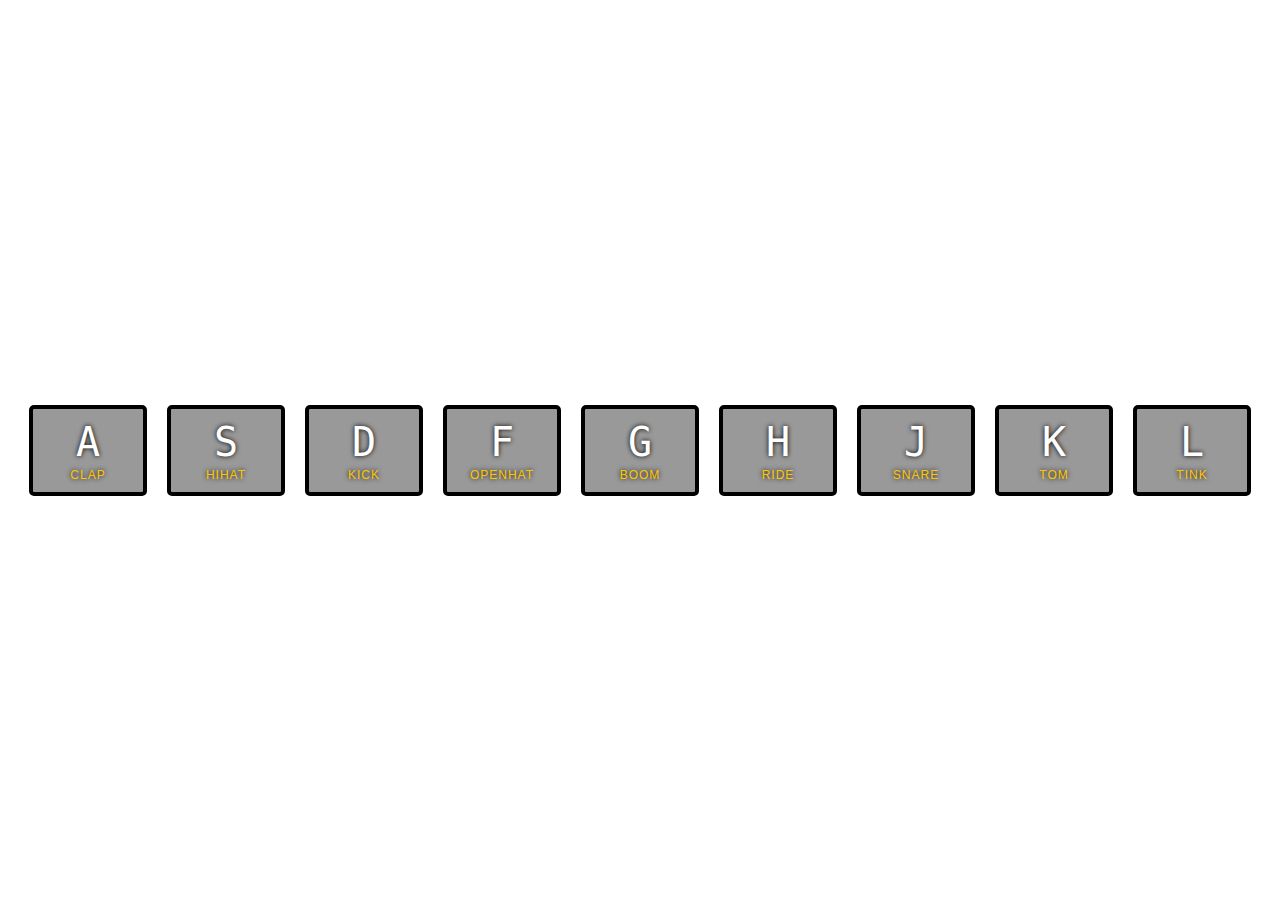
<file: 01 - js_drumKit/index.html>
<!DOCTYPE html>
<html lang="en">
<head>
    <meta charset="UTF-8">
    <meta name="viewport" content="width=device-width, initial-scale=1.0">
    <meta http-equiv="X-UA-Compatible" content="ie=edge">
    <link rel="stylesheet" href="style.css">
    <title>JS Drum Kit</title>
</head>
<body>
      <div class="keys">
        <div data-key="65" class="key">
            <kbd>A</kbd>
            <span class="sound">clap</span>
        </div>
        <div data-key="83" class="key">
            <kbd>S</kbd>
            <span class="sound">hihat</span>
        </div>
        <div data-key="68" class="key">
            <kbd>D</kbd>
            <span class="sound">kick</span>
        </div>
        <div data-key="70" class="key">
            <kbd>F</kbd>
            <span class="sound">openhat</span>
        </div>
        <div data-key="71" class="key">
            <kbd>G</kbd>
            <span class="sound">boom</span>
        </div>
        <div data-key="72" class="key">
            <kbd>H</kbd>
            <span class="sound">ride</span>
        </div>
        <div data-key="74" class="key">
            <kbd>J</kbd>
            <span class="sound">snare</span>
        </div>
        <div data-key="75" class="key">
            <kbd>K</kbd>
            <span class="sound">tom</span>
        </div>
        <div data-key="76" class="key">
            <kbd>L</kbd>
            <span class="sound">tink</span>
        </div>
    </div>

    <audio data-key="65" src="sounds/clap.wav"></audio>
    <audio data-key="83" src="sounds/hihat.wav"></audio>
    <audio data-key="68" src="sounds/kick.wav"></audio>
    <audio data-key="70" src="sounds/openhat.wav"></audio>
    <audio data-key="71" src="sounds/boom.wav"></audio>
    <audio data-key="72" src="sounds/ride.wav"></audio>
    <audio data-key="74" src="sounds/snare.wav"></audio>
    <audio data-key="75" src="sounds/tom.wav"></audio>
    <audio data-key="76" src="sounds/tink.wav"></audio>

<script>
  function removeTransition(e) {
    if (e.propertyName !== 'transform') return;
    e.target.classList.remove('playing');
  }

  function playSound(e) {
    const audio = document.querySelector(`audio[data-key="${e.keyCode}"]`);
    const key = document.querySelector(`div[data-key="${e.keyCode}"]`);
    if (!audio) return;

    key.classList.add('playing');
    audio.currentTime = 0;
    audio.play();
  }

  const keys = Array.from(document.querySelectorAll('.key'));
  keys.forEach(key => key.addEventListener('transitionend', removeTransition));
  window.addEventListener('keydown', playSound);
</script>
</body>
</html>
</file>
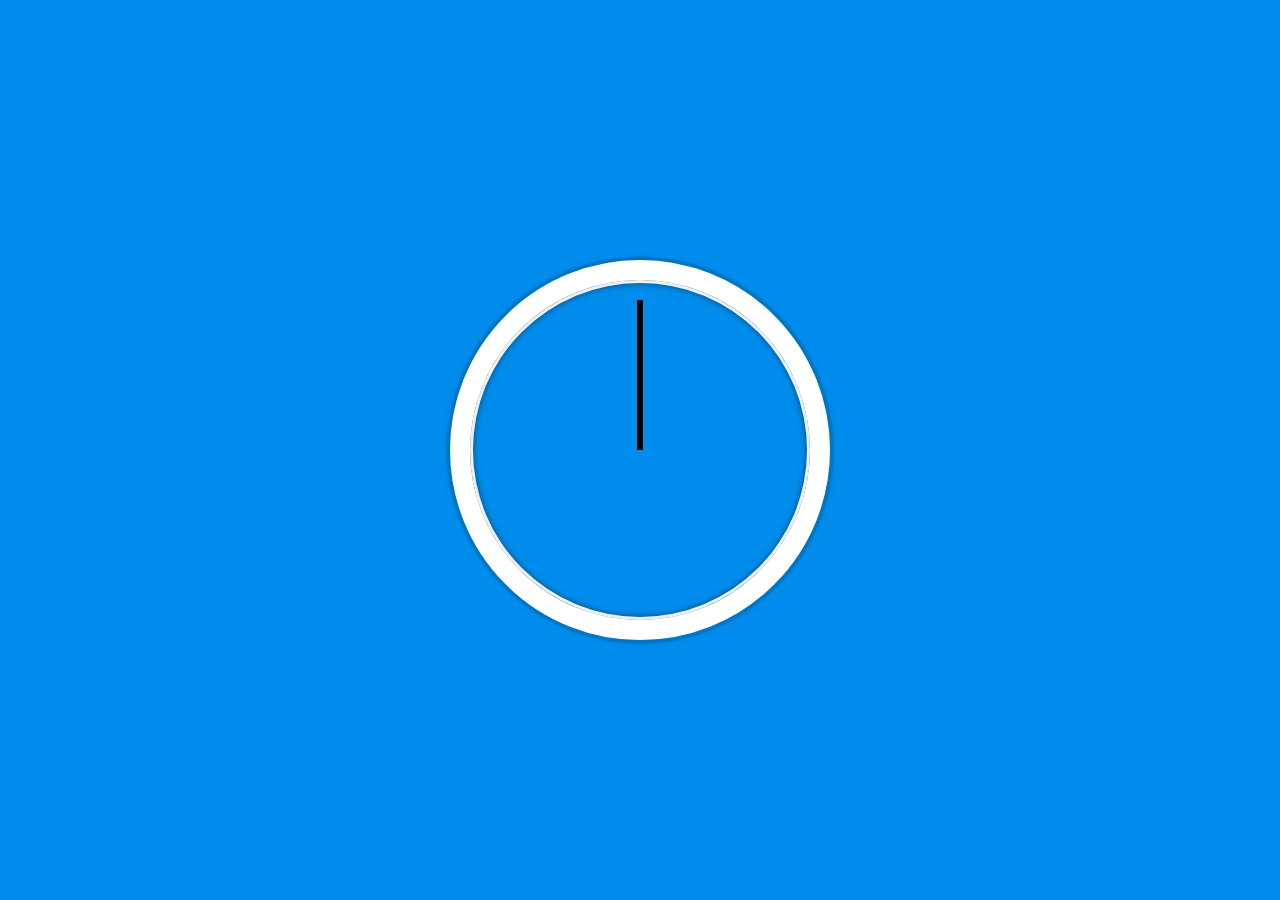
<file: 02 - clock/index.html>
<!DOCTYPE html>
<html lang="en">
<head>
    <meta charset="UTF-8">
    <meta name="viewport" content="width=device-width, initial-scale=1.0">
    <meta http-equiv="X-UA-Compatible" content="ie=edge">
    <title>Clock</title>
    <link rel="stylesheet" href="style.css">
</head>
<body>
    <div class="clock">
        <div class="clock-face">
            <div class="hand hour-hand"></div>
            <div class="hand min-hand"></div>
            <div class="hand second-hand"></div>
        </div>
    </div>

    <script src="main.js"></script>
</body>
</html>
</file>
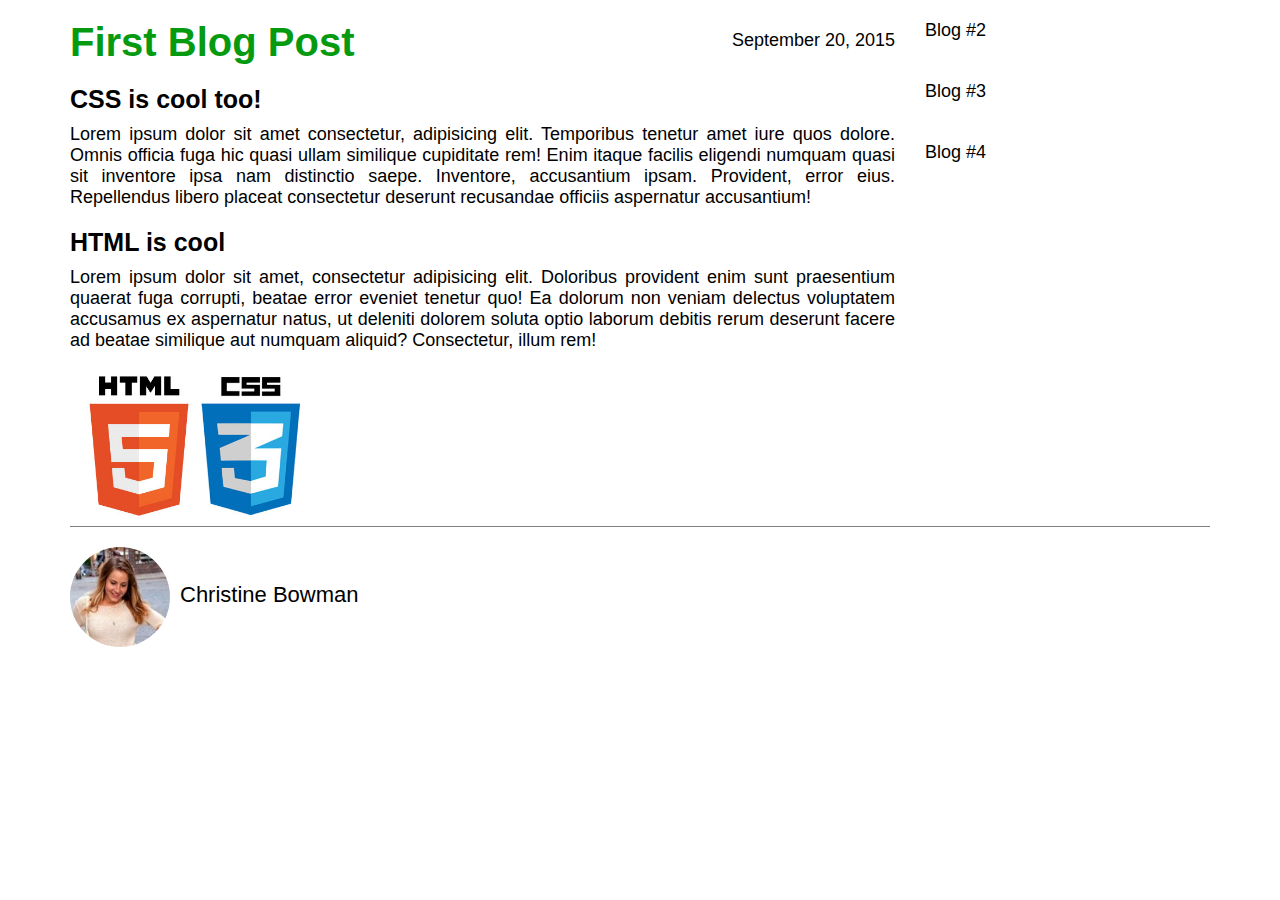
<file: blog_post/index.html>
<!DOCTYPE html>
<html>
<head>
    <meta charset="UTF-8">
    <meta name="viewport" content="width=device-width, initial-scale=1.0">
    <meta http-equiv="X-UA-Compatible" content="ie=edge">
    <title>Blog Post</title>
    <link rel="stylesheet" type="text/css" href="css/style.css">
</head>
<body>
    <div class="container">
        <div class="blog-post">
            <h1>First Blog Post</h1>
            <p class="date">September 20, 2015</p>
            <h2>CSS is cool too!</h2>
            <p class="main-text">
                Lorem ipsum dolor sit amet consectetur, adipisicing elit. Temporibus tenetur amet iure quos dolore. 
                Omnis officia fuga hic quasi ullam similique cupiditate rem! Enim itaque facilis eligendi numquam quasi sit inventore ipsa nam distinctio saepe. 
                Inventore, accusantium ipsam. Provident, error eius. Repellendus libero placeat consectetur deserunt recusandae officiis aspernatur accusantium!
            </p>

            <h2>HTML is cool</h2>
            <p class="main-text">Lorem ipsum dolor sit amet, consectetur adipisicing elit. Doloribus provident enim sunt praesentium quaerat fuga corrupti, beatae error eveniet tenetur quo! 
                Ea dolorum non veniam delectus voluptatem accusamus ex aspernatur natus, ut deleniti dolorem soluta optio laborum debitis rerum deserunt facere ad beatae similique aut numquam aliquid? 
                Consectetur, illum rem!
            </p>
            <a href="https://www.w3schools.com/html/" target="_blank">
                <img src="logo.jpg" alt="logo">
            </a>
        </div>

        <div class="other-posts">
            <div class="side-items">Blog #2</div>
            <div class="side-items">Blog #3</div>
            <div class="side-items">Blog #4</div>
        </div>

        <div class="clearfix"></div>

        <div class="author-content">
            <img src="author.jpg" alt="author">
            <p class="author-name">Christine Bowman</p>
        </div>
        
    </div>

</body>
</html>
</file>
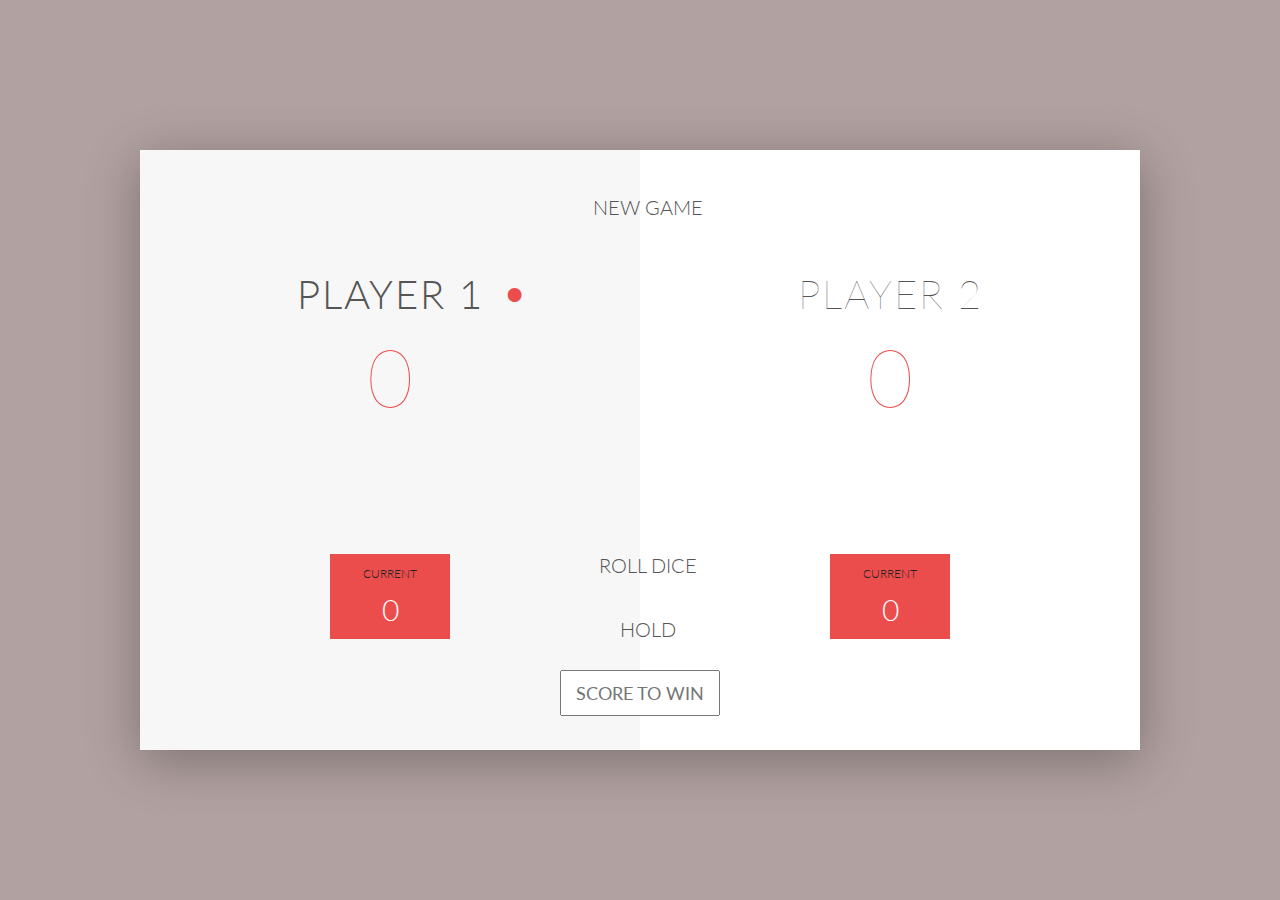
<file: dice_game/index.html>
<!DOCTYPE html>
<html lang="en">
<head>
    <meta charset="UTF-8">
    <meta name="viewport" content="width=device-width, initial-scale=1.0">
    <meta http-equiv="X-UA-Compatible" content="ie=edge">
    <link href="https://fonts.googleapis.com/css?family=Lato:100,300,600" rel="stylesheet" type="text/css">
    <link href="http://code.ionicframework.com/ionicons/2.0.1/css/ionicons.min.css" rel="stylesheet" type="text/css">
    <link rel="stylesheet" href="style.css">
    <title>Dice Rolls</title>
</head>
<body>
    <div class="wrapper clearfix">
        <div class="player-0-panel active">
            <div class="player-name" id="name-0">Player 1</div>
            <div class="player-score" id="score-0">56</div>
            <div class="player-current-box">
                <div class="player-current-label">Current</div>
                <div class="player-current-score" id="current-0">7</div>
            </div>
        </div>

        <div class="player-1-panel">
            <div class="player-name" id="name-1">Player 2</div>
            <div class="player-score" id="score-1">59</div>
            <div class="player-current-box">
                <div class="player-current-label">Current</div>
                <div class="player-current-score" id="current-1">13</div>
            </div>
        </div>

        <button class="btn-new"><i class="ion-ios-plus-outline"></i>New game</button>
        <button class="btn-roll"><i class="ion-ios-loop"></i>Roll dice</button>
        <button class="btn-hold"><i class="ion-ios-download-outline"></i>Hold</button>
        <input type="text" placeholder="score to win" class="final-score">
        <img src="imgs/dice-5.png" alt="Dice" class="dice">
    </div>

    <script src="app.js"></script>
</body>
</html>
</file>
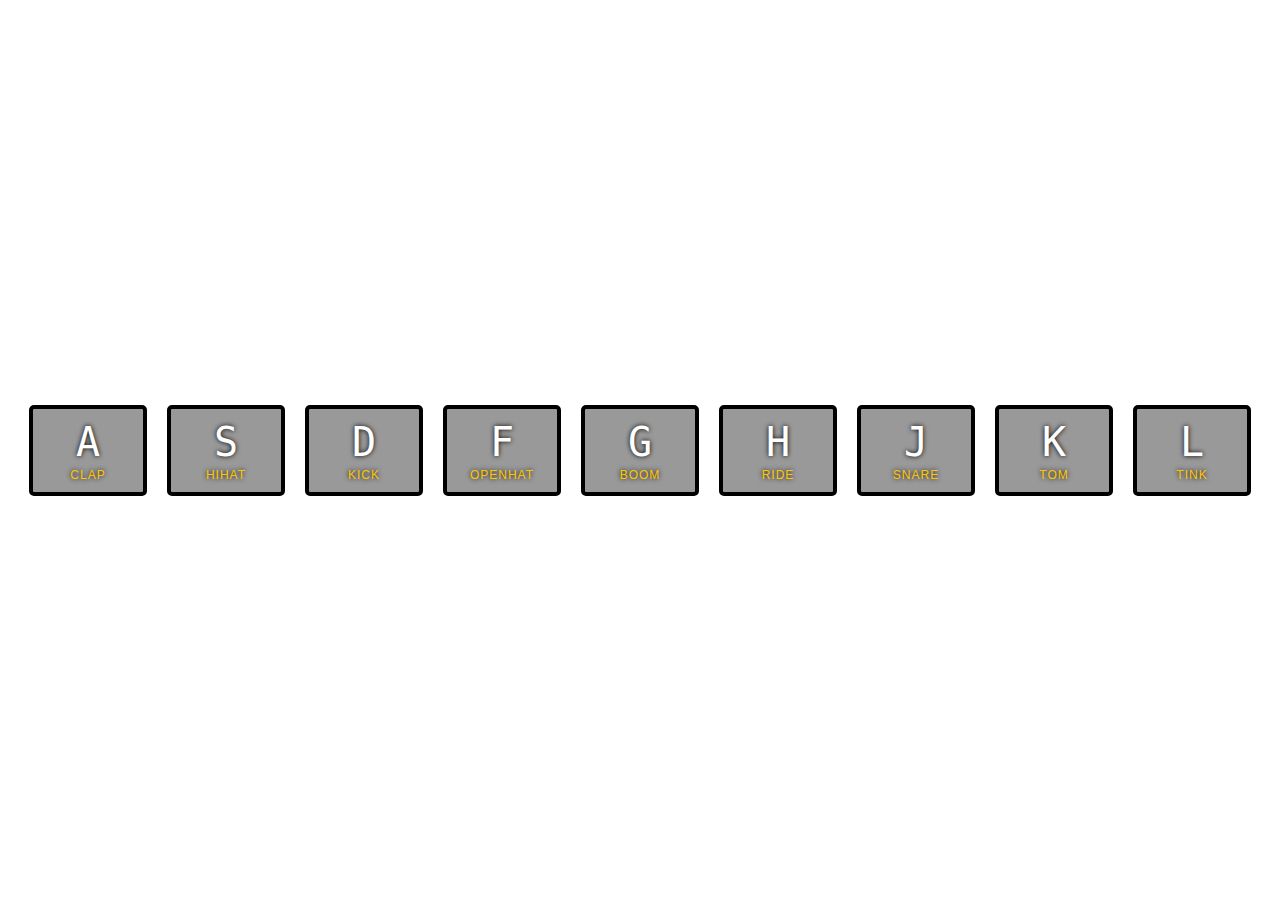
<file: js_drumKit/index.html>
<!DOCTYPE html>
<html lang="en">
<head>
    <meta charset="UTF-8">
    <meta name="viewport" content="width=device-width, initial-scale=1.0">
    <meta http-equiv="X-UA-Compatible" content="ie=edge">
    <link rel="stylesheet" href="style.css">
    <title>JS Drum Kit</title>
</head>
<body>
      <div class="keys">
        <div data-key="65" class="key">
            <kbd>A</kbd>
            <span class="sound">clap</span>
        </div>
        <div data-key="83" class="key">
            <kbd>S</kbd>
            <span class="sound">hihat</span>
        </div>
        <div data-key="68" class="key">
            <kbd>D</kbd>
            <span class="sound">kick</span>
        </div>
        <div data-key="70" class="key">
            <kbd>F</kbd>
            <span class="sound">openhat</span>
        </div>
        <div data-key="71" class="key">
            <kbd>G</kbd>
            <span class="sound">boom</span>
        </div>
        <div data-key="72" class="key">
            <kbd>H</kbd>
            <span class="sound">ride</span>
        </div>
        <div data-key="74" class="key">
            <kbd>J</kbd>
            <span class="sound">snare</span>
        </div>
        <div data-key="75" class="key">
            <kbd>K</kbd>
            <span class="sound">tom</span>
        </div>
        <div data-key="76" class="key">
            <kbd>L</kbd>
            <span class="sound">tink</span>
        </div>
    </div>

    <audio data-key="65" src="sounds/clap.wav"></audio>
    <audio data-key="83" src="sounds/hihat.wav"></audio>
    <audio data-key="68" src="sounds/kick.wav"></audio>
    <audio data-key="70" src="sounds/openhat.wav"></audio>
    <audio data-key="71" src="sounds/boom.wav"></audio>
    <audio data-key="72" src="sounds/ride.wav"></audio>
    <audio data-key="74" src="sounds/snare.wav"></audio>
    <audio data-key="75" src="sounds/tom.wav"></audio>
    <audio data-key="76" src="sounds/tink.wav"></audio>
</body>
</html>
</file>
<file: 01 - js_drumKit/style.css>
html {
  font-size: 10px;
  background: url(http://i.imgur.com/b9r5sEL.jpg) bottom center;
  background-size: cover;
}
body,html {
  margin: 0;
  padding: 0;
  font-family: sans-serif;
}

.keys {
  display: flex;
  flex: 1;
  min-height: 100vh;
  align-items: center;
  justify-content: center;
}

.key {
  border: .4rem solid black;
  border-radius: .5rem;
  margin: 1rem;
  font-size: 1.5rem;
  padding: 1rem .5rem;
  transition: all .07s ease;
  width: 10rem;
  text-align: center;
  color: white;
  background: rgba(0,0,0,0.4);
  text-shadow: 0 0 .5rem black;
}

.playing {
  transform: scale(1.1);
  border-color: #ffc600;
  box-shadow: 0 0 1rem #ffc600;
}

kbd {
  display: block;
  font-size: 4rem;
}

.sound {
  font-size: 1.2rem;
  text-transform: uppercase;
  letter-spacing: .1rem;
  color: #ffc600;
}
</file>
<file: 02 - clock/style.css>
html {
    background:#018DED url(http://unsplash.it/1500/1000?image=881&blur=50);
    background-size:cover;
    font-family:'helvetica neue';
    text-align: center;
    font-size: 10px;
  }

  body {
    margin: 0;
    font-size: 2rem;
    display:flex;
    flex:1;
    min-height: 100vh;
    align-items: center;
  }

  .clock {
    width: 30rem;
    height: 30rem;
    border:20px solid white;
    border-radius:50%;
    margin:50px auto;
    position: relative;
    padding:2rem;
    box-shadow:
      0 0 0 4px rgba(0,0,0,0.1),
      inset 0 0 0 3px #EFEFEF,
      inset 0 0 10px black,
      0 0 10px rgba(0,0,0,0.2);
  }

  .clock-face {
    position: relative;
    width: 100%;
    height: 100%;
    transform: translateY(-3px); /* account for the height of the clock hands */
  }

  .hand {
    width:50%;
    height:6px;
    background:black;
    position: absolute;
    top:50%;
    transform-origin: 100%;
    transform: rotate(90deg);
    transition: all 0.05s;
    transition-timing-function: cubic-bezier(0.1, 2.7, 0.58, 1);
  }
</file>
<file: blog_post/css/style.css>
* {
  margin: 0;
  padding: 0;
  box-sizing: border-box; }

body {
  font-family: "Helvetica Neue", Arial;
  font-size: 18px; }

.container {
  width: 1140px;
  margin: 20px auto 0 auto; }

.blog-post {
  width: 75%;
  float: left;
  position: relative;
  padding-right: 30px; }
  .blog-post h1 {
    color: #069a11;
    font-size: 40px;
    margin-bottom: 20px; }
  .blog-post h2 {
    font-size: 25px;
    margin-bottom: 10px; }
  .blog-post img {
    height: 150px;
    width: auto; }
  .blog-post .main-text {
    text-align: justify;
    margin-bottom: 20px; }
  .blog-post .date {
    position: absolute;
    top: 10px;
    right: 30px; }

.other-posts {
  width: 25%;
  float: left; }
  .other-posts .side-items {
    margin-bottom: 40px; }

.clearfix:after {
  content: "";
  display: table;
  clear: both; }

.author-content {
  padding-top: 20px;
  border-top: 1px solid #808080; }
  .author-content img {
    height: 100px;
    width: 100px;
    border-radius: 50%;
    float: left; }
  .author-content .author-name {
    font-size: 22px;
    float: left;
    margin-top: 35px;
    margin-left: 10px; }
</file>
<file: dice_game/style.css>
/**********************************************
*** GENERAL
**********************************************/

* {
    margin: 0;
    padding: 0;
    box-sizing: border-box;
    
}

.clearfix::after {
    content: "";
    display: table;
    clear: both;
}

body {
    background-image: linear-gradient(rgba(62, 20, 20, 0.4), rgba(62, 20, 20, 0.4));
    background-size: cover;
    background-position: center;
    font-family: Lato;
    font-weight: 300;
    position: relative;
    height: 100vh;
    color: #555;
}

.wrapper {
    width: 1000px;
    position: absolute;
    top: 50%;
    left: 50%;
    transform: translate(-50%, -50%);
    background-color: #fff;
    box-shadow: 0px 10px 50px rgba(0, 0, 0, 0.3);
    overflow: hidden;
}

.player-0-panel,
.player-1-panel {
    width: 50%;
    float: left;
    height: 600px;
    padding: 100px;
}

.final-score {
    position: absolute;
    left: 50%;
    transform: translateX(-50%);
    top: 520px;
    color: #555;
    font-size: 18px;
    font-family: 'Lato';
    text-align: center;
    padding: 10px;
    width: 160px;
    text-transform: uppercase;
}

.final-score:focus { outline: none; }

/**********************************************
*** PLAYERS
**********************************************/

.player-name {
    font-size: 40px;
    text-align: center;
    text-transform: uppercase;
    letter-spacing: 2px;
    font-weight: 100;
    margin-top: 20px;
    margin-bottom: 10px;
    position: relative;
}

.player-score {
    text-align: center;
    font-size: 80px;
    font-weight: 100;
    color: #EB4D4D;
    margin-bottom: 130px;
}

.active { background-color: #f7f7f7; }
.active .player-name { font-weight: 300; }

.active .player-name::after {
    content: "\2022";
    font-size: 47px;
    position: absolute;
    color: #EB4D4D;
    top: -7px;
    right: 10px;
    
}

.player-current-box {
    background-color: #EB4D4D;
    color: #fff;
    width: 40%;
    margin: 0 auto;
    padding: 12px;
    text-align: center;
}

.player-current-label {
    text-transform: uppercase;
    margin-bottom: 10px;
    font-size: 12px;
    color: #222;
}

.player-current-score {
    font-size: 30px;
}

button {
    position: absolute;
    width: 200px;
    left: 50%;
    transform: translateX(-50%);
    color: #555;
    background: none;
    border: none;
    font-family: Lato;
    font-size: 20px;
    text-transform: uppercase;
    cursor: pointer;
    font-weight: 300;
    transition: background-color 0.3s, color 0.3s;
}

button:hover { font-weight: 600; }
button:hover i { margin-right: 20px; }

button:focus {
    outline: none;
}

i {
    color: #EB4D4D;
    display: inline-block;
    margin-right: 15px;
    font-size: 32px;
    line-height: 1;
    vertical-align: text-top;
    margin-top: -4px;
    transition: margin 0.3s;
}

.btn-new { top: 45px;}
.btn-roll { top: 403px;}
.btn-hold { top: 467px;}

.dice {
    position: absolute;
    left: 50%;
    top: 178px;
    transform: translateX(-50%);
    height: 100px;
    box-shadow: 0px 10px 60px rgba(0, 0, 0, 0.10);
}

.winner { background-color: #f7f7f7; }
.winner .player-name { font-weight: 300; color: #EB4D4D; }
</file>
<file: js_drumKit/style.css>
html {
  font-size: 10px;
  background: url(http://i.imgur.com/b9r5sEL.jpg) bottom center;
  background-size: cover;
}
body,html {
  margin: 0;
  padding: 0;
  font-family: sans-serif;
}

.keys {
  display: flex;
  flex: 1;
  min-height: 100vh;
  align-items: center;
  justify-content: center;
}

.key {
  border: .4rem solid black;
  border-radius: .5rem;
  margin: 1rem;
  font-size: 1.5rem;
  padding: 1rem .5rem;
  transition: all .07s ease;
  width: 10rem;
  text-align: center;
  color: white;
  background: rgba(0,0,0,0.4);
  text-shadow: 0 0 .5rem black;
}

.playing {
  transform: scale(1.1);
  border-color: #ffc600;
  box-shadow: 0 0 1rem #ffc600;
}

kbd {
  display: block;
  font-size: 4rem;
}

.sound {
  font-size: 1.2rem;
  text-transform: uppercase;
  letter-spacing: .1rem;
  color: #ffc600;
}
</file>
